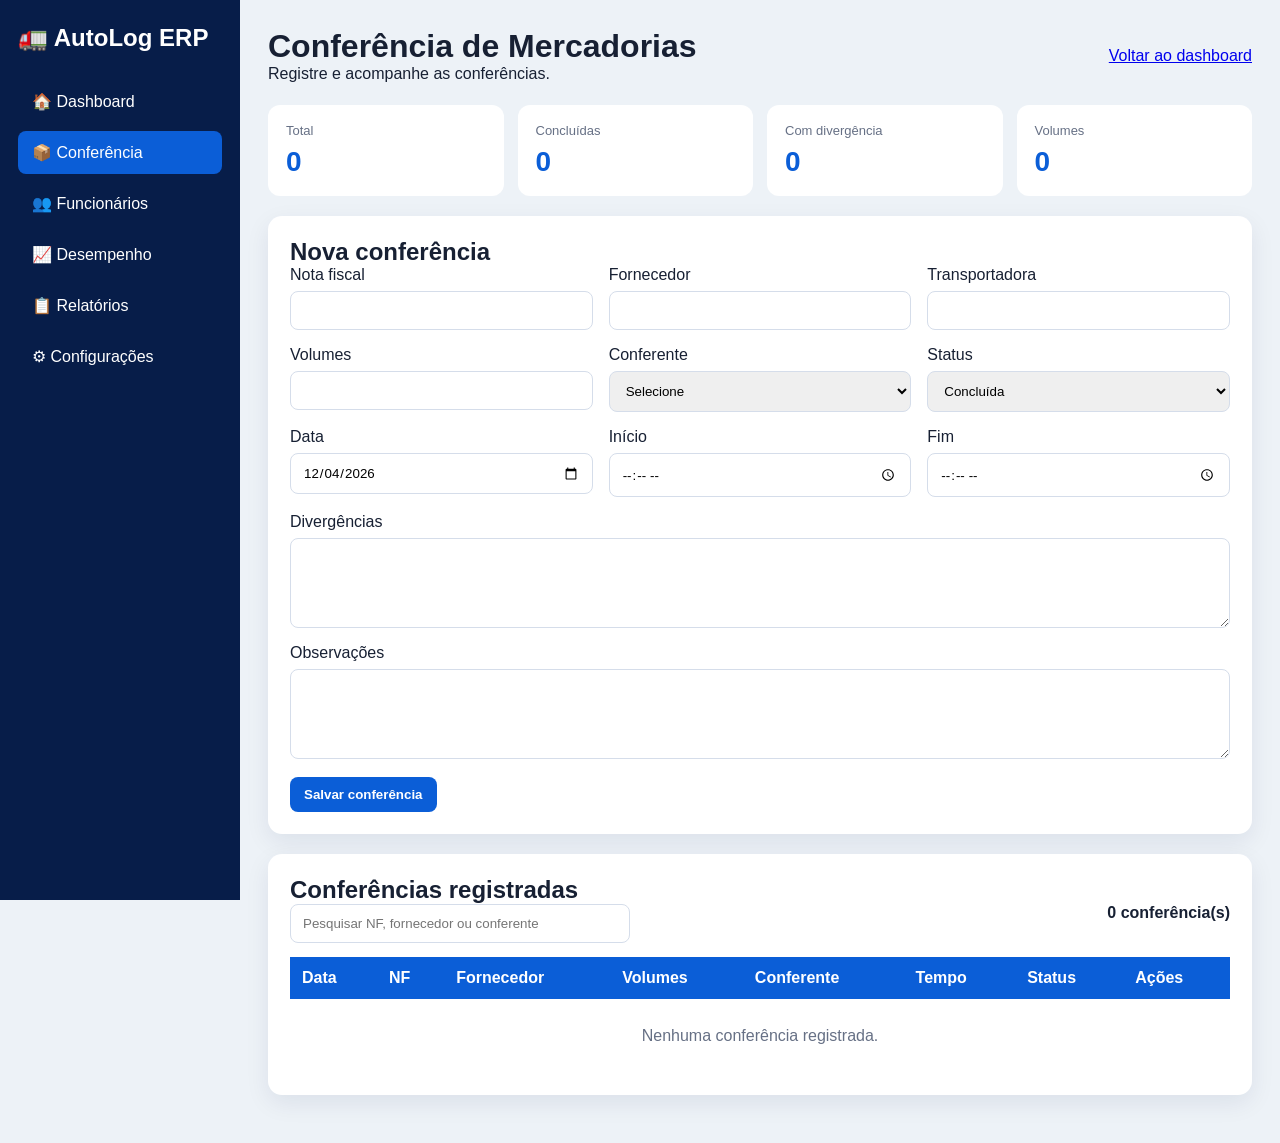
<file: conferencia.html>
<!DOCTYPE html>
<html lang="pt-BR">
<head>
<meta charset="UTF-8">
<meta name="viewport" content="width=device-width, initial-scale=1.0">
<title>Conferência | AutoLog ERP</title>
<style>
*{box-sizing:border-box;margin:0;padding:0;font-family:Arial,sans-serif}
body{display:flex;min-height:100vh;background:#edf2f7;color:#172033}
aside{position:fixed;inset:0 auto 0 0;width:240px;background:#071d49;color:white;padding:24px 18px}
aside h2{margin-bottom:28px}
aside a{display:block;color:white;text-decoration:none;padding:12px 14px;margin-bottom:8px;border-radius:8px}
aside a:hover,aside a.active{background:#0b5ed7}
main{margin-left:240px;width:calc(100% - 240px);padding:28px}
header{display:flex;justify-content:space-between;align-items:center;margin-bottom:22px}
.card{background:white;border-radius:14px;padding:22px;margin-bottom:20px;box-shadow:0 8px 24px rgba(7,29,73,.08)}
.grid{display:grid;grid-template-columns:repeat(3,1fr);gap:16px}
.field{display:flex;flex-direction:column;gap:7px}
.field.full{grid-column:1/-1}
input,select,textarea{padding:11px 12px;border:1px solid #d5ddea;border-radius:8px}
textarea{min-height:90px}
.actions{display:flex;gap:10px;margin-top:18px}
button{padding:10px 14px;border:0;border-radius:8px;font-weight:bold;cursor:pointer}
.primary{background:#0b5ed7;color:white}
.secondary{background:#e9eef5}
.kpis{display:grid;grid-template-columns:repeat(4,1fr);gap:14px;margin-bottom:20px}
.kpi{background:white;padding:18px;border-radius:12px}
.kpi span{display:block;color:#667085;font-size:13px}
.kpi strong{display:block;margin-top:8px;font-size:28px;color:#0b5ed7}
.toolbar{display:flex;justify-content:space-between;gap:12px;margin-bottom:14px}
.toolbar input{width:340px}
table{width:100%;border-collapse:collapse}
th{background:#0b5ed7;color:white;text-align:left;padding:12px}
td{padding:12px;border-bottom:1px solid #edf0f5}
.status{padding:5px 9px;border-radius:999px;font-size:12px;font-weight:bold}
.concluida{background:#d9f7e8;color:#087443}
.pendente{background:#fff1cc;color:#8a5a00}
.com-divergencia{background:#ffe2e2;color:#b42318}
.edit{background:#fff1cc}.delete{background:#ffe2e2}
@media(max-width:900px){body{display:block}aside{position:static;width:100%}main{margin-left:0;width:100%}.grid{grid-template-columns:1fr 1fr}.kpis{grid-template-columns:1fr 1fr}}
@media(max-width:600px){.grid,.kpis{grid-template-columns:1fr}header,.toolbar{flex-direction:column;align-items:flex-start}}
</style>
</head>
<body>
<aside>
<h2>🚛 AutoLog ERP</h2>
<a href="dashboard.html">🏠 Dashboard</a>
<a class="active" href="conferencia.html">📦 Conferência</a>
<a href="funcionarios.html">👥 Funcionários</a>
<a href="#">📈 Desempenho</a>
<a href="#">📋 Relatórios</a>
<a href="#">⚙ Configurações</a>
</aside>

<main>
<header>
<div><h1>Conferência de Mercadorias</h1><p>Registre e acompanhe as conferências.</p></div>
<a href="dashboard.html">Voltar ao dashboard</a>
</header>

<section class="kpis">
<div class="kpi"><span>Total</span><strong id="kpiTotal">0</strong></div>
<div class="kpi"><span>Concluídas</span><strong id="kpiConcluidas">0</strong></div>
<div class="kpi"><span>Com divergência</span><strong id="kpiDivergencias">0</strong></div>
<div class="kpi"><span>Volumes</span><strong id="kpiVolumes">0</strong></div>
</section>

<section class="card">
<h2 id="formTitle">Nova conferência</h2>
<form id="conferenceForm">
<input type="hidden" id="conferenceId">
<div class="grid">
<div class="field"><label>Nota fiscal</label><input id="notaFiscal" required></div>
<div class="field"><label>Fornecedor</label><input id="fornecedor" required></div>
<div class="field"><label>Transportadora</label><input id="transportadora" required></div>
<div class="field"><label>Volumes</label><input id="volumes" type="number" min="1" required></div>
<div class="field"><label>Conferente</label><select id="conferente" required><option value="">Selecione</option></select></div>
<div class="field"><label>Status</label><select id="status"><option>Concluída</option><option>Pendente</option><option>Com divergência</option></select></div>
<div class="field"><label>Data</label><input id="data" type="date" required></div>
<div class="field"><label>Início</label><input id="horaInicio" type="time" required></div>
<div class="field"><label>Fim</label><input id="horaFim" type="time" required></div>
<div class="field full"><label>Divergências</label><textarea id="divergencias"></textarea></div>
<div class="field full"><label>Observações</label><textarea id="observacoes"></textarea></div>
</div>
<div class="actions">
<button class="primary" type="submit">Salvar conferência</button>
<button class="secondary" id="cancelButton" type="button" hidden>Cancelar edição</button>
</div>
</form>
</section>

<section class="card">
<h2>Conferências registradas</h2>
<div class="toolbar">
<input id="searchInput" type="search" placeholder="Pesquisar NF, fornecedor ou conferente">
<strong id="conferenceCounter">0 conferência(s)</strong>
</div>
<div style="overflow:auto">
<table>
<thead><tr><th>Data</th><th>NF</th><th>Fornecedor</th><th>Volumes</th><th>Conferente</th><th>Tempo</th><th>Status</th><th>Ações</th></tr></thead>
<tbody id="conferenceTableBody"></tbody>
</table>
<p id="emptyMessage" style="padding:28px;text-align:center;color:#667085">Nenhuma conferência registrada.</p>
</div>
</section>
</main>

<script>
const key="autolog-conferencias", employeeKey="autolog-funcionarios";
const form=document.querySelector("#conferenceForm"),tbody=document.querySelector("#conferenceTableBody"),search=document.querySelector("#searchInput");
const select=document.querySelector("#conferente"),cancel=document.querySelector("#cancelButton"),title=document.querySelector("#formTitle");
let data=JSON.parse(localStorage.getItem(key))||[];

function loadEmployees(){
  const employees=JSON.parse(localStorage.getItem(employeeKey))||[];
  select.innerHTML='<option value="">Selecione</option>';
  employees.filter(e=>e.status==="Ativo").forEach(e=>{
    const o=document.createElement("option");o.value=e.nome;o.textContent=`${e.nome} - ${e.matricula}`;select.appendChild(o);
  });
}
function save(){localStorage.setItem(key,JSON.stringify(data))}
function duration(a,b){
  if(!a||!b)return"-";
  const [h1,m1]=a.split(":").map(Number),[h2,m2]=b.split(":").map(Number);
  let t=h2*60+m2-(h1*60+m1);if(t<0)t+=1440;
  return t>=60?`${Math.floor(t/60)}h ${t%60}min`:`${t}min`;
}
function statusClass(s){return s.toLowerCase().normalize("NFD").replace(/[\u0300-\u036f]/g,"").replaceAll(" ","-")}
function render(filter=""){
  const term=filter.toLowerCase();
  const list=data.filter(c=>c.notaFiscal.toLowerCase().includes(term)||c.fornecedor.toLowerCase().includes(term)||c.conferente.toLowerCase().includes(term));
  tbody.innerHTML="";
  list.forEach(c=>{
    const tr=document.createElement("tr");
    tr.innerHTML=`<td>${c.data.split("-").reverse().join("/")}</td><td>${c.notaFiscal}</td><td>${c.fornecedor}</td><td>${c.volumes}</td><td>${c.conferente}</td><td>${duration(c.horaInicio,c.horaFim)}</td><td><span class="status ${statusClass(c.status)}">${c.status}</span></td><td><button class="edit" onclick="editItem('${c.id}')">Editar</button> <button class="delete" onclick="deleteItem('${c.id}')">Excluir</button></td>`;
    tbody.appendChild(tr);
  });
  document.querySelector("#emptyMessage").style.display=list.length?"none":"block";
  document.querySelector("#conferenceCounter").textContent=`${data.length} conferência(s)`;
  document.querySelector("#kpiTotal").textContent=data.length;
  document.querySelector("#kpiConcluidas").textContent=data.filter(c=>c.status==="Concluída").length;
  document.querySelector("#kpiDivergencias").textContent=data.filter(c=>c.status==="Com divergência").length;
  document.querySelector("#kpiVolumes").textContent=data.reduce((s,c)=>s+Number(c.volumes||0),0);
}
function clearForm(){
  form.reset();document.querySelector("#conferenceId").value="";
  document.querySelector("#data").value=new Date().toISOString().slice(0,10);
  document.querySelector("#status").value="Concluída";title.textContent="Nova conferência";cancel.hidden=true;
}
form.addEventListener("submit",e=>{
  e.preventDefault();
  const id=document.querySelector("#conferenceId").value;
  const item={id:id||crypto.randomUUID(),notaFiscal:document.querySelector("#notaFiscal").value.trim(),fornecedor:document.querySelector("#fornecedor").value.trim(),transportadora:document.querySelector("#transportadora").value.trim(),volumes:Number(document.querySelector("#volumes").value),conferente:select.value,status:document.querySelector("#status").value,data:document.querySelector("#data").value,horaInicio:document.querySelector("#horaInicio").value,horaFim:document.querySelector("#horaFim").value,divergencias:document.querySelector("#divergencias").value.trim(),observacoes:document.querySelector("#observacoes").value.trim()};
  if(data.some(x=>x.notaFiscal===item.notaFiscal&&x.id!==item.id)){alert("Já existe uma conferência para essa nota fiscal.");return}
  if(id)data[data.findIndex(x=>x.id===id)]=item;else data.push(item);
  save();clearForm();render(search.value);
});
function editItem(id){
  const c=data.find(x=>x.id===id);
  ["notaFiscal","fornecedor","transportadora","volumes","conferente","status","data","horaInicio","horaFim","divergencias","observacoes"].forEach(k=>document.querySelector("#"+k).value=c[k]);
  document.querySelector("#conferenceId").value=c.id;title.textContent="Editar conferência";cancel.hidden=false;scrollTo({top:0,behavior:"smooth"});
}
function deleteItem(id){if(confirm("Excluir esta conferência?")){data=data.filter(x=>x.id!==id);save();render(search.value)}}
search.addEventListener("input",()=>render(search.value));cancel.addEventListener("click",clearForm);
loadEmployees();clearForm();save();render();
</script>
</body>
</html>
</file>
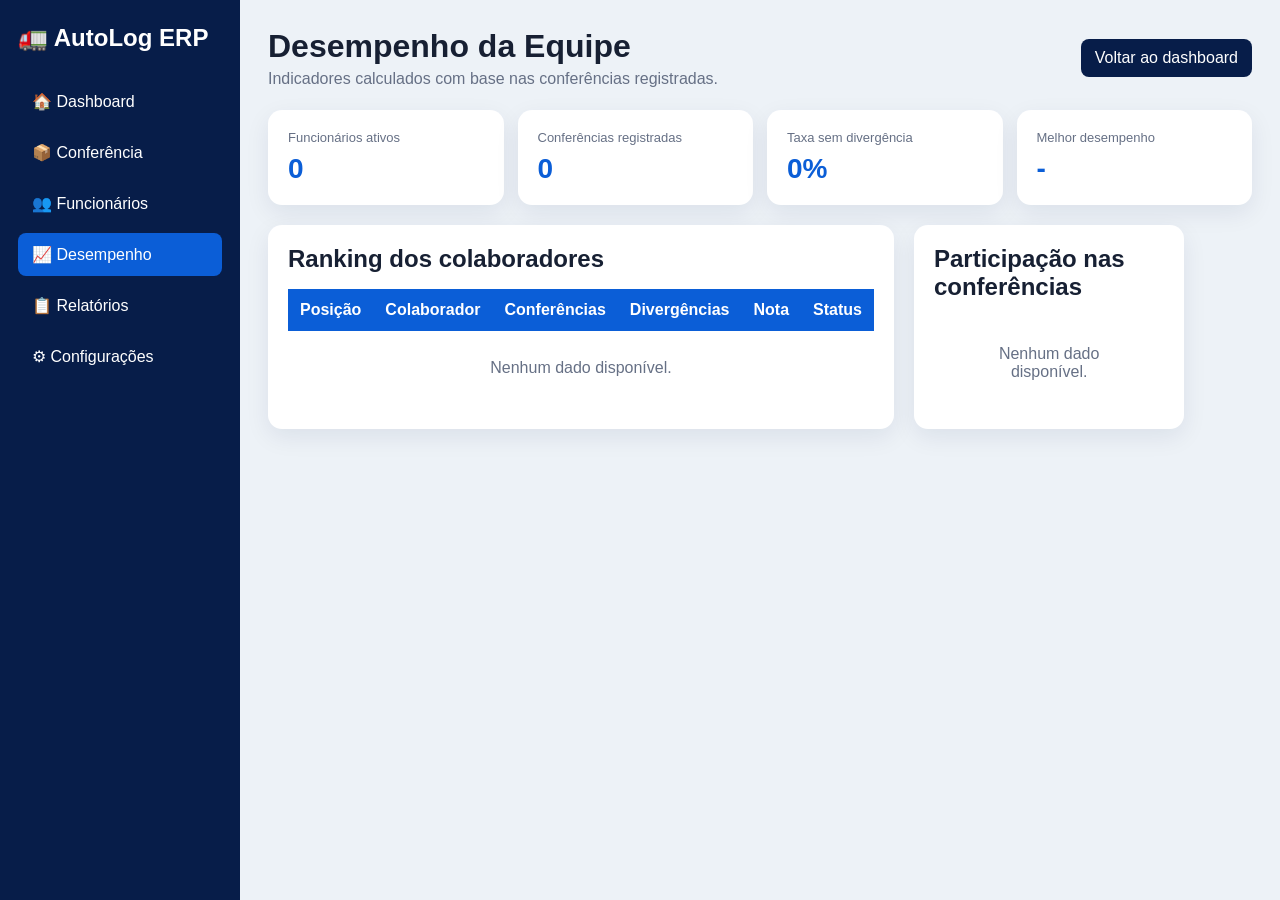
<file: desempenho.html>
<!DOCTYPE html>
<html lang="pt-BR">
<head>
<meta charset="UTF-8"><meta name="viewport" content="width=device-width,initial-scale=1">
<title>Desempenho | AutoLog ERP</title>
<style>
*{box-sizing:border-box;margin:0;padding:0;font-family:Arial,sans-serif}
body{display:flex;min-height:100vh;background:#edf2f7;color:#172033}
aside{position:fixed;inset:0 auto 0 0;width:240px;background:#071d49;color:#fff;padding:24px 18px}
aside h2{margin-bottom:28px}aside a{display:block;color:#fff;text-decoration:none;padding:12px 14px;margin-bottom:8px;border-radius:8px}
aside a:hover,aside a.active{background:#0b5ed7}
main{margin-left:240px;width:calc(100% - 240px);padding:28px}
header{display:flex;justify-content:space-between;align-items:center;margin-bottom:22px}
header p{margin-top:5px;color:#667085}.back{padding:10px 14px;border-radius:8px;background:#071d49;color:#fff;text-decoration:none}
.kpis{display:grid;grid-template-columns:repeat(4,1fr);gap:14px;margin-bottom:20px}
.kpi,.card{background:#fff;border-radius:14px;padding:20px;box-shadow:0 8px 24px rgba(7,29,73,.08)}
.kpi span{display:block;color:#667085;font-size:13px}.kpi strong{display:block;margin-top:8px;font-size:28px;color:#0b5ed7}
.grid{display:grid;grid-template-columns:1.2fr .8fr;gap:20px}.card h2{margin-bottom:16px}
table{width:100%;border-collapse:collapse}th{background:#0b5ed7;color:#fff;text-align:left;padding:12px}td{padding:12px;border-bottom:1px solid #edf0f5}
.badge{display:inline-block;padding:5px 9px;border-radius:999px;font-size:12px;font-weight:bold}
.excelente{background:#d9f7e8;color:#087443}.bom{background:#e9f2ff;color:#0b5ed7}.atencao{background:#fff1cc;color:#8a5a00}.critico{background:#ffe2e2;color:#b42318}
.bar-row{margin-bottom:16px}.bar-label{display:flex;justify-content:space-between;margin-bottom:6px;font-size:14px}.bar{height:12px;background:#e9eef5;border-radius:999px;overflow:hidden}.bar i{display:block;height:100%;background:#0b5ed7}
.empty{padding:28px;text-align:center;color:#667085}
@media(max-width:1000px){.kpis{grid-template-columns:1fr 1fr}.grid{grid-template-columns:1fr}}
@media(max-width:900px){body{display:block}aside{position:static;width:100%}main{margin-left:0;width:100%}}
@media(max-width:600px){.kpis{grid-template-columns:1fr}header{flex-direction:column;align-items:flex-start;gap:12px}}
</style></head>
<body>
<aside><h2>🚛 AutoLog ERP</h2>
<a href="dashboard.html">🏠 Dashboard</a>
<a href="conferencia.html">📦 Conferência</a>
<a href="funcionarios.html">👥 Funcionários</a>
<a class="active" href="desempenho.html">📈 Desempenho</a>
<a href="relatorios.html">📋 Relatórios</a>
<a href="configuracoes.html">⚙ Configurações</a></aside>
<main>
<header><div><h1>Desempenho da Equipe</h1><p>Indicadores calculados com base nas conferências registradas.</p></div><a class="back" href="dashboard.html">Voltar ao dashboard</a></header>
<section class="kpis">
<article class="kpi"><span>Funcionários ativos</span><strong id="kpiFuncionarios">0</strong></article>
<article class="kpi"><span>Conferências registradas</span><strong id="kpiConferencias">0</strong></article>
<article class="kpi"><span>Taxa sem divergência</span><strong id="kpiQualidade">0%</strong></article>
<article class="kpi"><span>Melhor desempenho</span><strong id="kpiMelhor">-</strong></article>
</section>
<section class="grid">
<article class="card"><h2>Ranking dos colaboradores</h2><div style="overflow:auto">
<table><thead><tr><th>Posição</th><th>Colaborador</th><th>Conferências</th><th>Divergências</th><th>Nota</th><th>Status</th></tr></thead><tbody id="rankingBody"></tbody></table>
<p id="emptyRanking" class="empty">Nenhum dado disponível.</p></div></article>
<article class="card"><h2>Participação nas conferências</h2><div id="participation"></div><p id="emptyBars" class="empty">Nenhum dado disponível.</p></article>
</section>
</main>
<script>
const employeeKey="autolog-funcionarios",conferenceKey="autolog-conferencias";
const employees=(JSON.parse(localStorage.getItem(employeeKey))||[]).filter(e=>e.status==="Ativo");
const conferences=JSON.parse(localStorage.getItem(conferenceKey))||[];
function scoreFor(name){const own=conferences.filter(c=>c.conferente===name),total=own.length,issues=own.filter(c=>c.status==="Com divergência").length,quality=total?((total-issues)/total)*10:0,volumeBonus=Math.min(total/10,1);return Math.min(10,quality*.9+volumeBonus)}
function statusFor(score){if(score>=9)return["Excelente","excelente"];if(score>=7.5)return["Bom","bom"];if(score>=6)return["Atenção","atencao"];return["Crítico","critico"]}
const ranking=employees.map(e=>{const own=conferences.filter(c=>c.conferente===e.nome);return{nome:e.nome,total:own.length,divergencias:own.filter(c=>c.status==="Com divergência").length,nota:scoreFor(e.nome)}}).sort((a,b)=>b.nota-a.nota||b.total-a.total);
document.querySelector("#kpiFuncionarios").textContent=employees.length;document.querySelector("#kpiConferencias").textContent=conferences.length;
const divergencias=conferences.filter(c=>c.status==="Com divergência").length,qualidade=conferences.length?Math.round(((conferences.length-divergencias)/conferences.length)*100):0;
document.querySelector("#kpiQualidade").textContent=qualidade+"%";document.querySelector("#kpiMelhor").textContent=ranking[0]?.nome||"-";
const tbody=document.querySelector("#rankingBody");
ranking.forEach((item,index)=>{const [label,cls]=statusFor(item.nota),tr=document.createElement("tr");tr.innerHTML=`<td>${index+1}º</td><td>${item.nome}</td><td>${item.total}</td><td>${item.divergencias}</td><td>${item.nota.toFixed(1).replace(".",",")}</td><td><span class="badge ${cls}">${label}</span></td>`;tbody.appendChild(tr)});
document.querySelector("#emptyRanking").style.display=ranking.length?"none":"block";
const participation=document.querySelector("#participation"),max=Math.max(...ranking.map(r=>r.total),1);
ranking.forEach(item=>{const percent=Math.round((item.total/max)*100),row=document.createElement("div");row.className="bar-row";row.innerHTML=`<div class="bar-label"><span>${item.nome}</span><strong>${item.total}</strong></div><div class="bar"><i style="width:${percent}%"></i></div>`;participation.appendChild(row)});
document.querySelector("#emptyBars").style.display=ranking.length?"none":"block";
</script></body></html>
</file>
